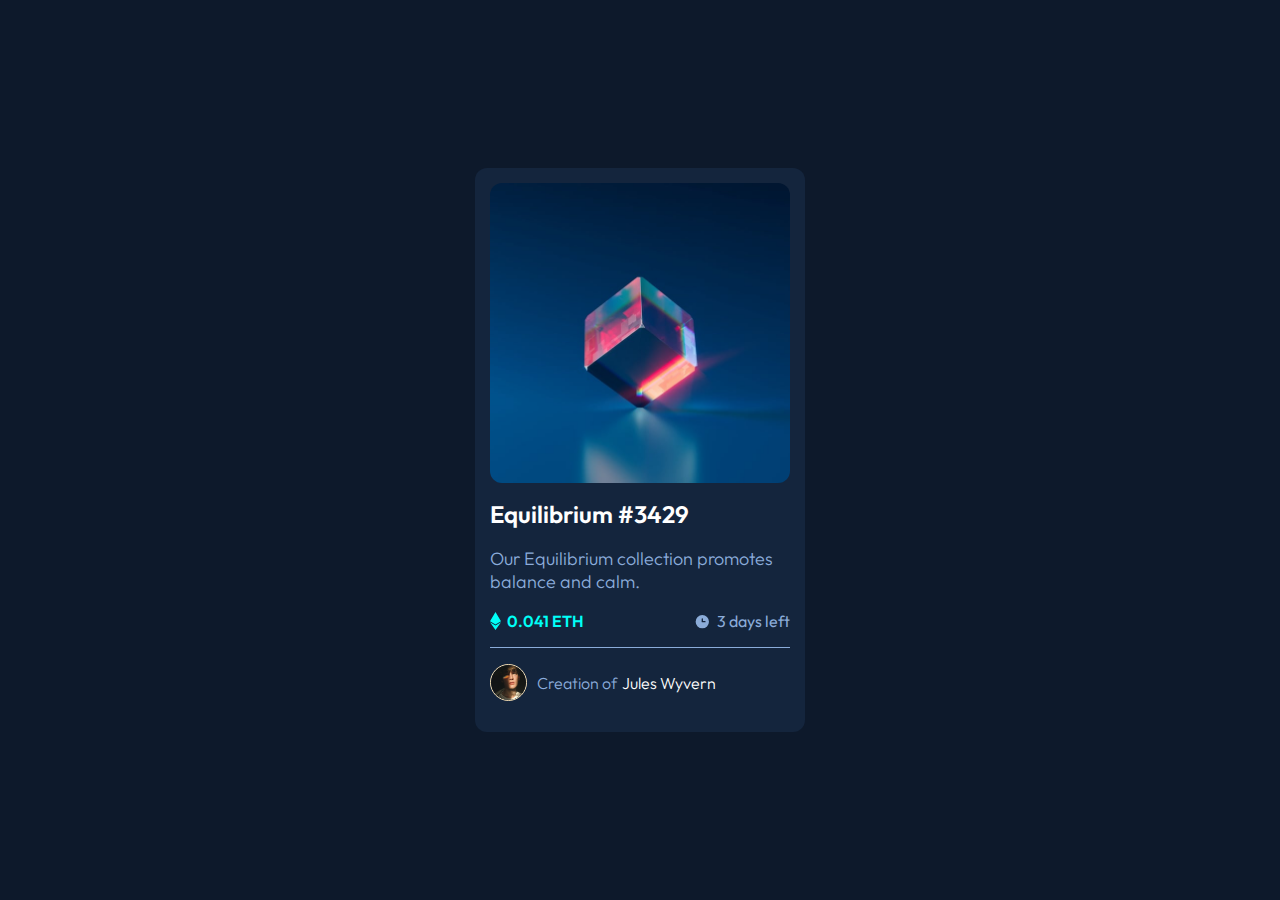
<file: index.html>
<!DOCTYPE html>
<html lang="en">

<head>
  <meta charset="UTF-8">
  <meta name="viewport" content="width=device-width, initial-scale=1.0">
  <!-- displays site properly based on user's device -->

  <link rel="icon" type="image/png" sizes="32x32" href="./images/favicon-32x32.png">

  <title>Frontend Mentor | NFT preview card component</title>
  <link rel="stylesheet" href="style.css">
  <link rel="preconnect" href="https://fonts.googleapis.com">
  <link rel="preconnect" href="https://fonts.gstatic.com" crossorigin>
  <link href="https://fonts.googleapis.com/css2?family=Outfit:wght@300;400;600&display=swap" rel="stylesheet">
</head>

<body>
  <main>
    <div class="container">
      <div class="card">
        <div class="card-image">
          <div class="filter">
          </div>
          <img src="./images/image-equilibrium.jpg" alt="Equilibrium cube" class="image">
        </div>
        <div class="card-body">
          <h1>Equilibrium #3429</h1>
          <p>Our Equilibrium collection promotes balance and calm.</p>
          <div class="information">
            <div class="value">
              <object data="images/icon-ethereum.svg" title="ethereum icon"> </object>
              <span>&nbsp;&nbsp;0.041 ETH</span>
            </div>
            <div class="time">
              <object data="images/icon-clock.svg" title="clock icon"> </object>
              <span>&nbsp;&nbsp;3 days left</span>
            </div>
          </div>
        </div>
        <div class="card-footer">
          <img src="./images/image-avatar.png" alt="avatar">
          <span class="creator">Creation of </span>
          <span class="author">Jules Wyvern</span>
        </div>
      </div>
    </div>
  </main>
</body>

</html>
</file>
<file: style.css>
body {
  padding: 0 !important;
  margin: 0 !important;
  font-family: "Outfit", sans-serif;
  font-size: 18px;
}

.container {
  width: 100vw;
  height: 100vh;
  display: flex;
  flex-direction: column;
  align-items: center;
  justify-content: center;
  background-color: hsl(217, 54%, 11%);
}

.card {
  background-color: hsl(216, 50%, 16%);
  max-width: 300px;
  border-radius: 12px;
  display: flex;
  flex-direction: column;
  align-items: center;
  padding: 15px;
}

.card-image {
  position: relative;
  transition: 0.5s ease;
  opacity: 1;
  border-radius: 12px;
  overflow: hidden;
}

.image {
  width: 100%;
  height: auto;
  opacity: 1;
  display: block;
  margin-left: auto;
  margin-right: auto;
}

.card-image .filter {
  width: 100%;
  height: 100%;
  transition: 0.5s ease;
  opacity: 0;
  position: absolute;
  top: 0;
  bottom: 0;
  left: 0;
  right: 0;
  background-color: hsl(178, 100%, 50%);
}

.card-image:hover {
  opacity: 0.8;
}

.card-image:hover .filter {
  opacity: 0.2;
}

.card h1 {
  color: hsl(0, 0%, 100%);
  font-size: 1.5rem;
  font-weight: 600;
}

.card p {
  color: hsl(215, 51%, 70%);
  font-weight: 300;
}

.information {
  display: flex;
  flex-direction: row;
  align-items: center;
  justify-content: space-between;
  font-size: 16px;
  padding-bottom: 16px;
  border-bottom: solid 1px hsl(215, 51%, 70%);
}

.information .value {
  color: hsl(178, 100%, 50%);
  font-weight: 600;
  display: flex;
  flex-direction: row;
  align-items: center;
}

.information .time {
  color: hsl(215, 51%, 70%);
  display: flex;
  flex-direction: row;
  align-items: center;
}

.card-footer {
  padding: 16px;
  width: 100%;
  display: flex;
  flex-direction: row;
  align-items: center;
  font-size: 16px;
  font-weight: 300;
}

.card-footer img {
  width: 35px;
  border-radius: 100%;
  border: solid 1px wheat;
}

.card-footer .creator {
  color: hsl(215, 51%, 70%);
  margin-left: 10px;
}

.card-footer .author {
  color: white;
  margin-left: 5px;
}
</file>
